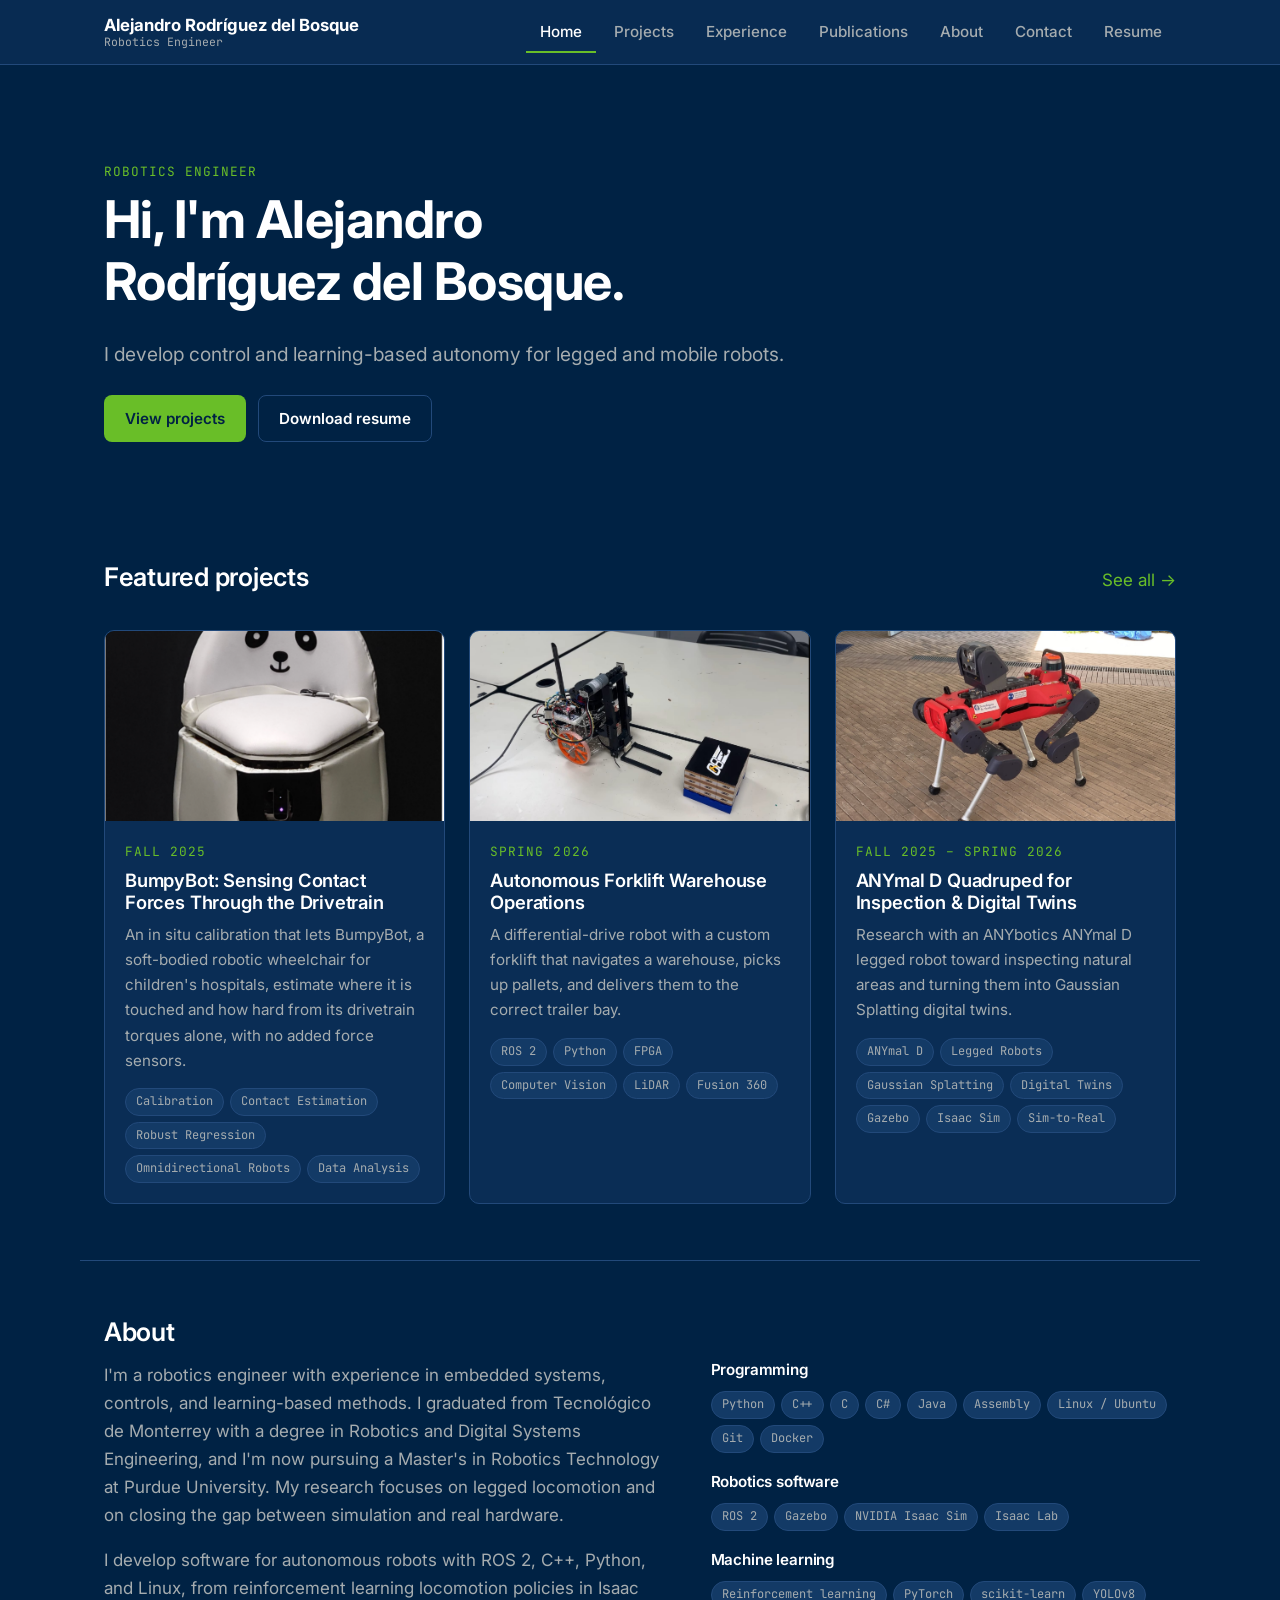
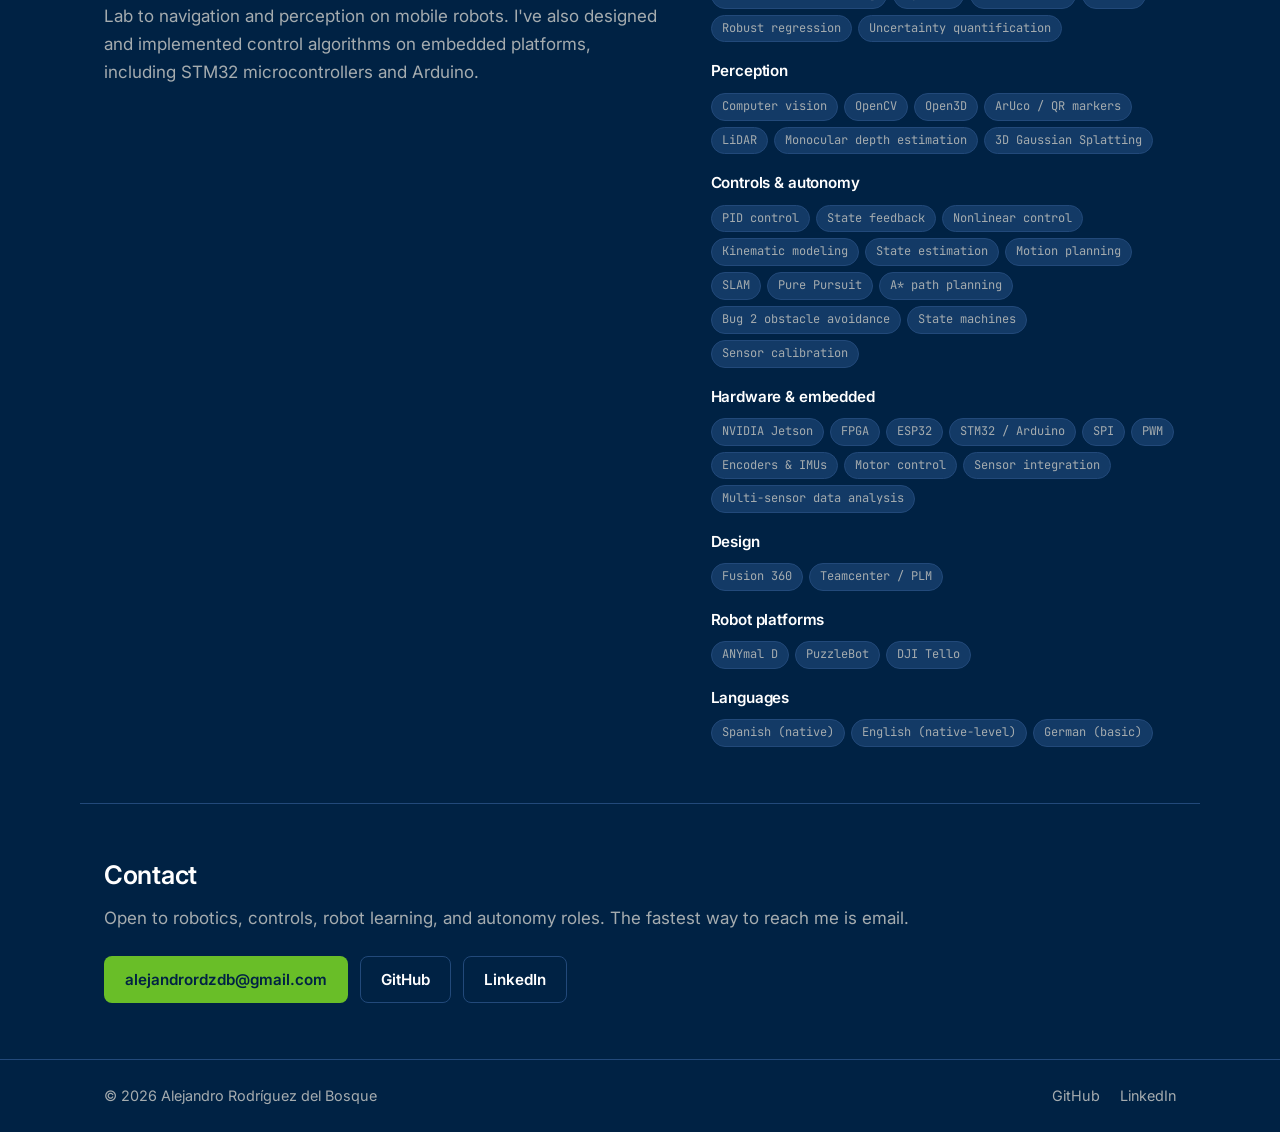
<file: index.html>
<!DOCTYPE html>
<html lang="en">
<head>
  <meta charset="UTF-8">
  <meta name="viewport" content="width=device-width, initial-scale=1.0">
  <title>Portfolio | Robotics Engineer</title>
  <meta name="description" content="Robotics engineering portfolio.">
  <link rel="preconnect" href="https://fonts.googleapis.com">
  <link rel="preconnect" href="https://fonts.gstatic.com" crossorigin>
  <link href="https://fonts.googleapis.com/css2?family=Inter:wght@400;500;600;700&family=JetBrains+Mono:wght@400;500&display=swap" rel="stylesheet">
  <link rel="stylesheet" href="css/styles.css">
</head>
<body>
  <!-- Ribbon bar: filled in by Navbar() in js/components.js -->
  <header id="navbar" class="site-header"></header>

  <main>
    <!-- Hero: filled in by js/pages/home.js -->
    <section id="hero" class="hero container"></section>

    <section class="section container">
      <div class="section-head">
        <h2>Featured projects</h2>
        <a href="projects.html">See all →</a>
      </div>
      <div id="featured-projects"></div>
    </section>

    <section id="about" class="section container">
      <h2>About</h2>
      <div class="about">
        <div id="about-text"></div>
        <div id="skills" class="skills"></div>
      </div>
    </section>

    <section id="contact" class="section container">
      <h2>Contact</h2>
      <p class="muted">Open to robotics, controls, robot learning, and autonomy roles. The fastest way to reach me is email.</p>
      <div id="contact-links" class="actions"></div>
    </section>
  </main>

  <footer id="footer" class="site-footer"></footer>

  <!-- Order matters: data first, then components, then the page script. -->
  <script src="js/data/site.js"></script>
  <script src="js/data/projects.js"></script>
  <script src="js/components.js"></script>
  <script src="js/pages/home.js"></script>
</body>
</html>
</file>
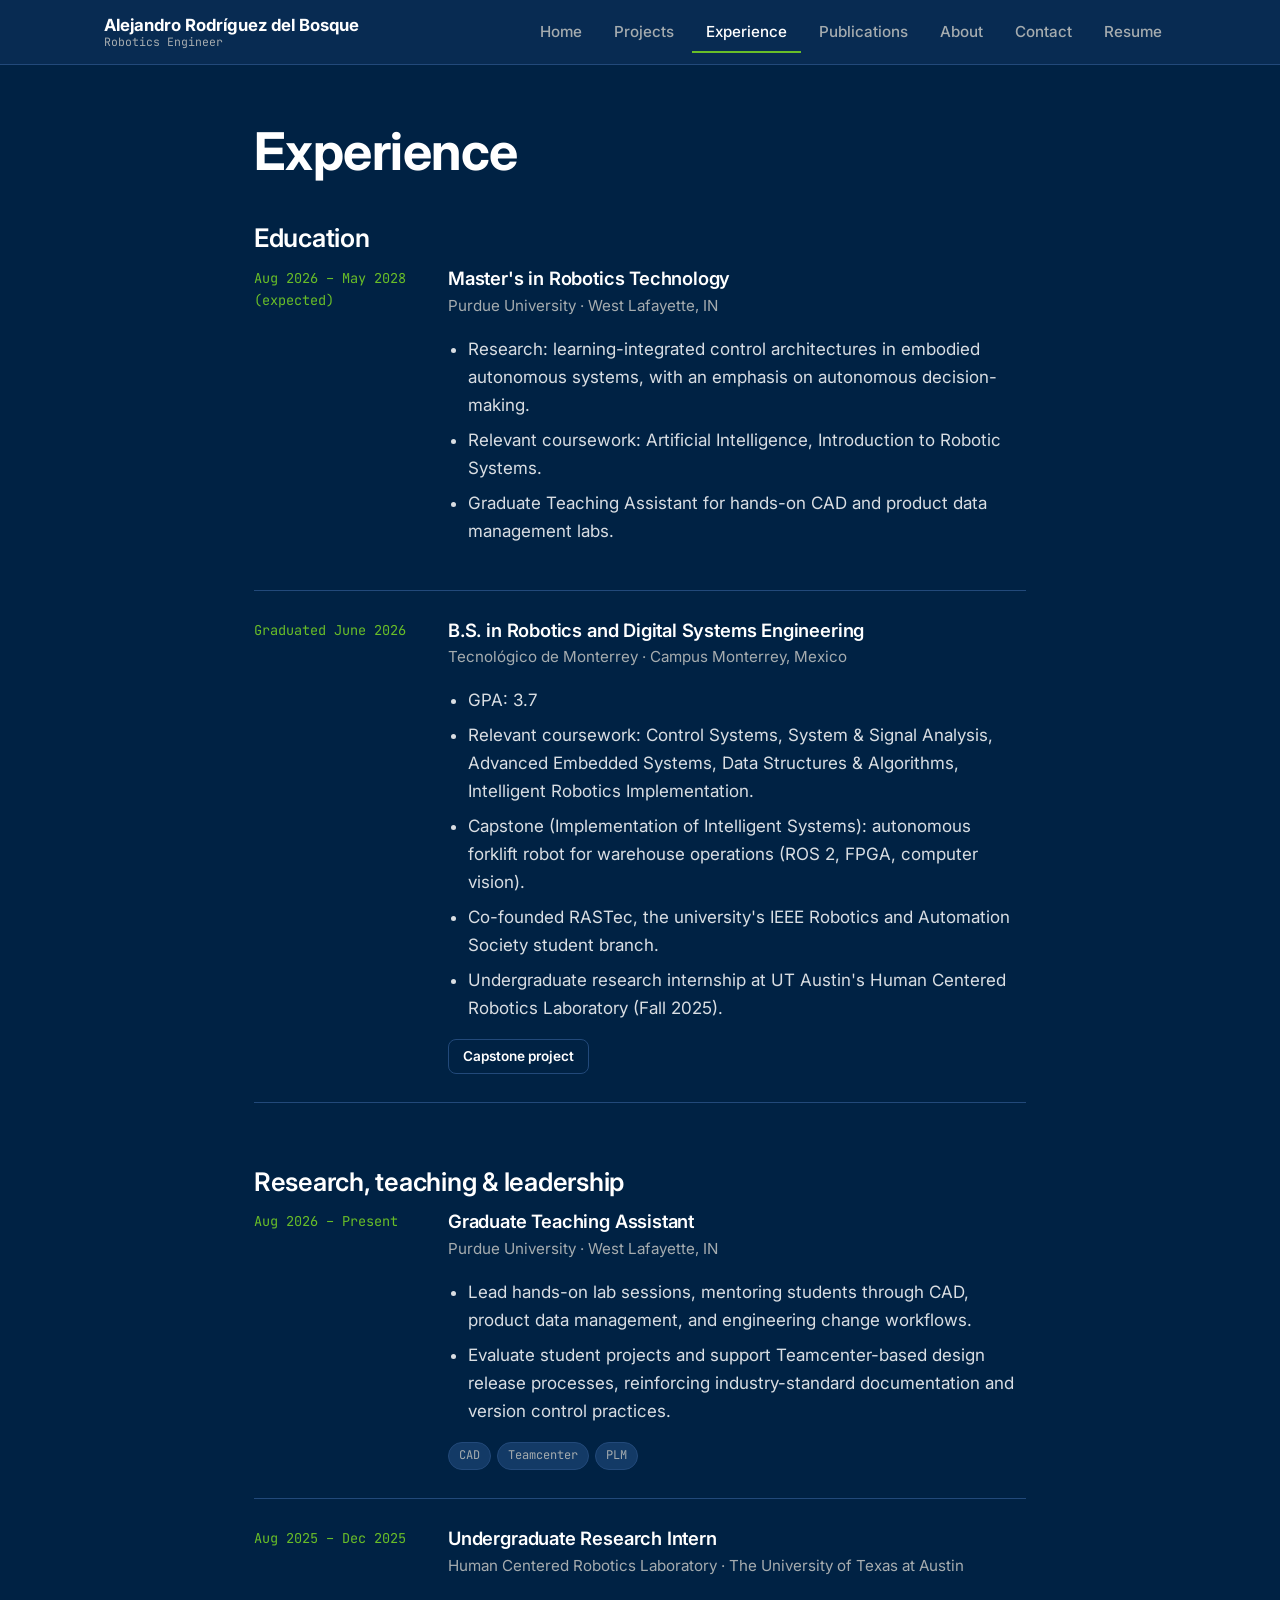
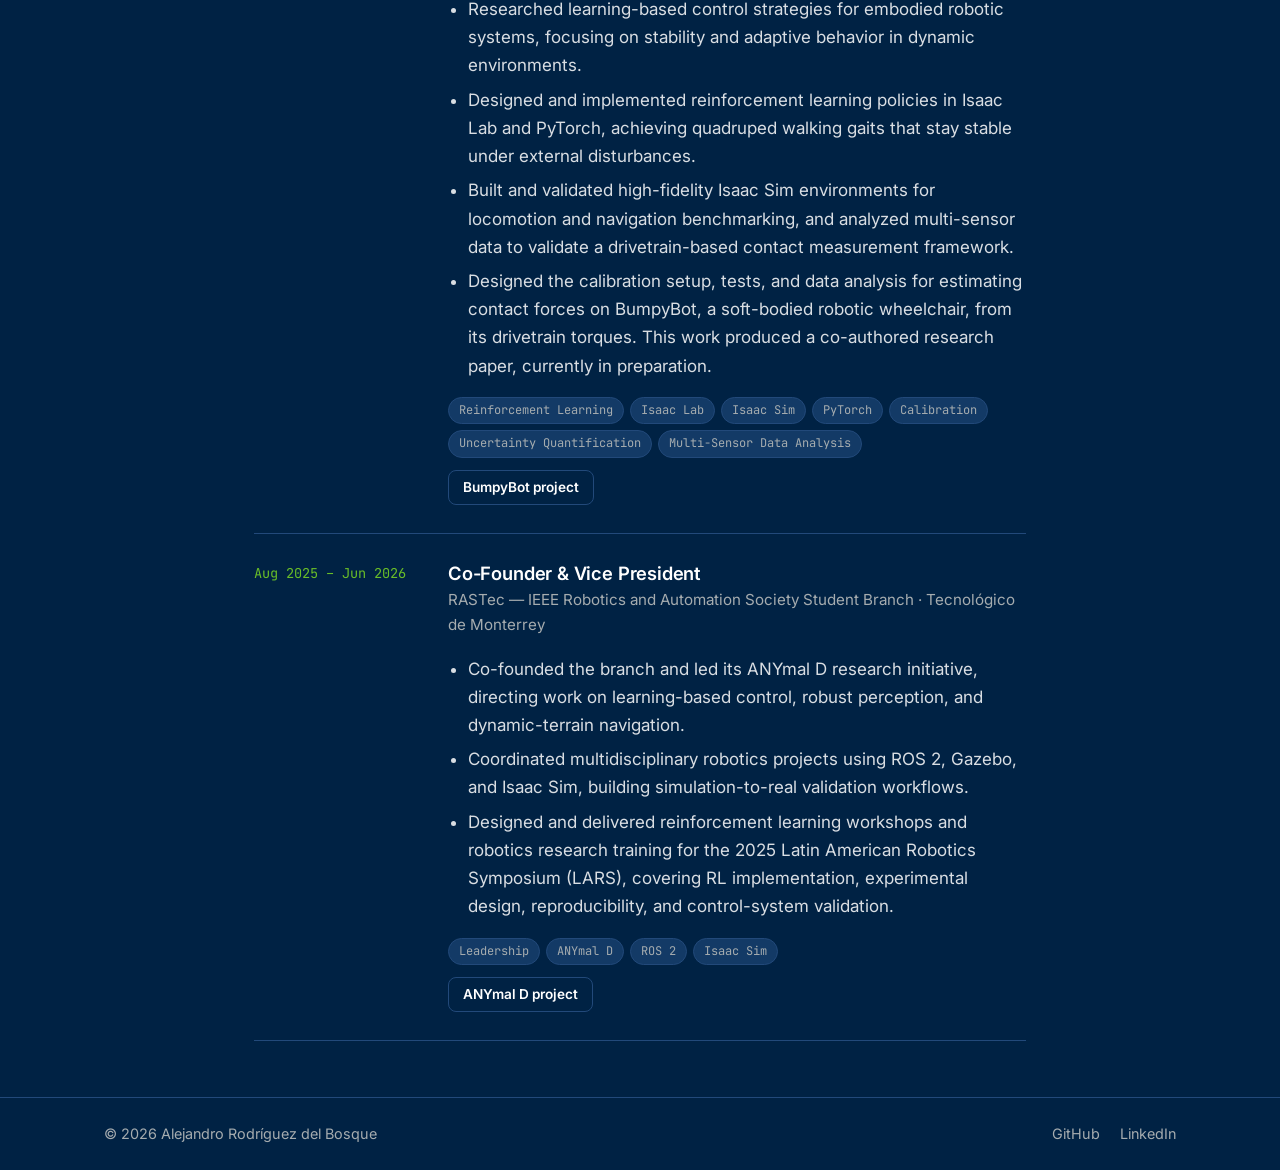
<file: experience.html>
<!DOCTYPE html>
<html lang="en">
<head>
  <meta charset="UTF-8">
  <meta name="viewport" content="width=device-width, initial-scale=1.0">
  <title>Experience | Portfolio</title>
  <link rel="preconnect" href="https://fonts.googleapis.com">
  <link rel="preconnect" href="https://fonts.gstatic.com" crossorigin>
  <link href="https://fonts.googleapis.com/css2?family=Inter:wght@400;500;600;700&family=JetBrains+Mono:wght@400;500&display=swap" rel="stylesheet">
  <link rel="stylesheet" href="css/styles.css">
</head>
<body>
  <header id="navbar" class="site-header"></header>

  <main class="section container narrow">
    <h1>Experience</h1>

    <section class="page-section">
      <h2>Education</h2>
      <!-- Edit the entries in js/data/education.js -->
      <div id="education-list"></div>
    </section>

    <section class="page-section">
      <h2>Research, teaching &amp; leadership</h2>
      <!-- Edit the entries in js/data/experience.js -->
      <div id="experience-list"></div>
    </section>
  </main>

  <footer id="footer" class="site-footer"></footer>

  <script src="js/data/site.js"></script>
  <script src="js/data/education.js"></script>
  <script src="js/data/experience.js"></script>
  <script src="js/components.js"></script>
  <script src="js/pages/experience.js"></script>
</body>
</html>
</file>
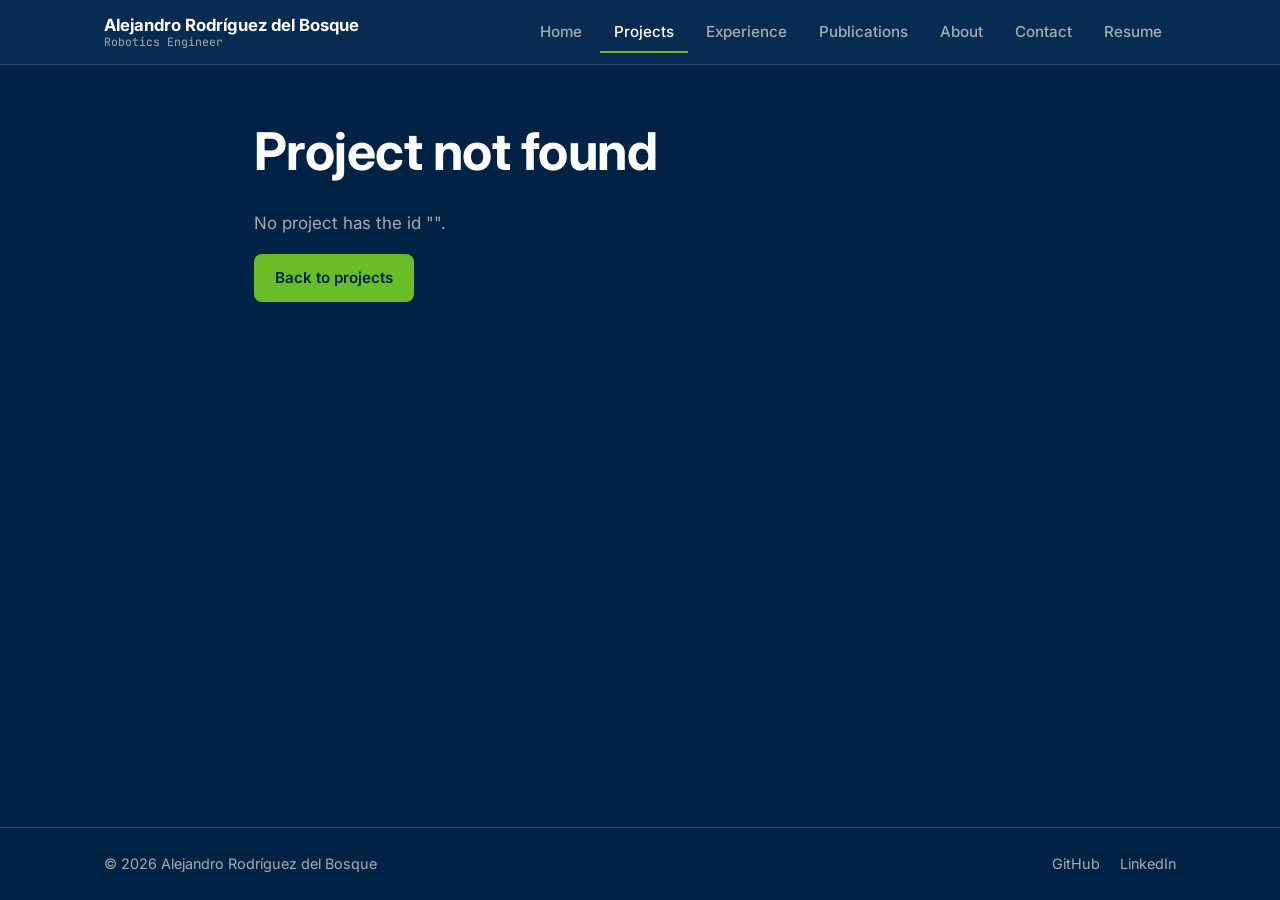
<file: project.html>
<!DOCTYPE html>
<html lang="en">
<head>
  <meta charset="UTF-8">
  <meta name="viewport" content="width=device-width, initial-scale=1.0">
  <title>Project | Portfolio</title>
  <link rel="preconnect" href="https://fonts.googleapis.com">
  <link rel="preconnect" href="https://fonts.gstatic.com" crossorigin>
  <link href="https://fonts.googleapis.com/css2?family=Inter:wght@400;500;600;700&family=JetBrains+Mono:wght@400;500&display=swap" rel="stylesheet">
  <link rel="stylesheet" href="css/styles.css">
</head>
<body>
  <header id="navbar" class="site-header"></header>

  <!-- This single file is the template for EVERY project page.
       The content comes from js/data/projects.js, chosen by ?id= in the URL. -->
  <main id="project" class="section container narrow"></main>

  <footer id="footer" class="site-footer"></footer>

  <script src="js/data/site.js"></script>
  <script src="js/data/projects.js"></script>
  <script src="js/components.js"></script>
  <script src="js/pages/project-page.js"></script>
</body>
</html>
</file>
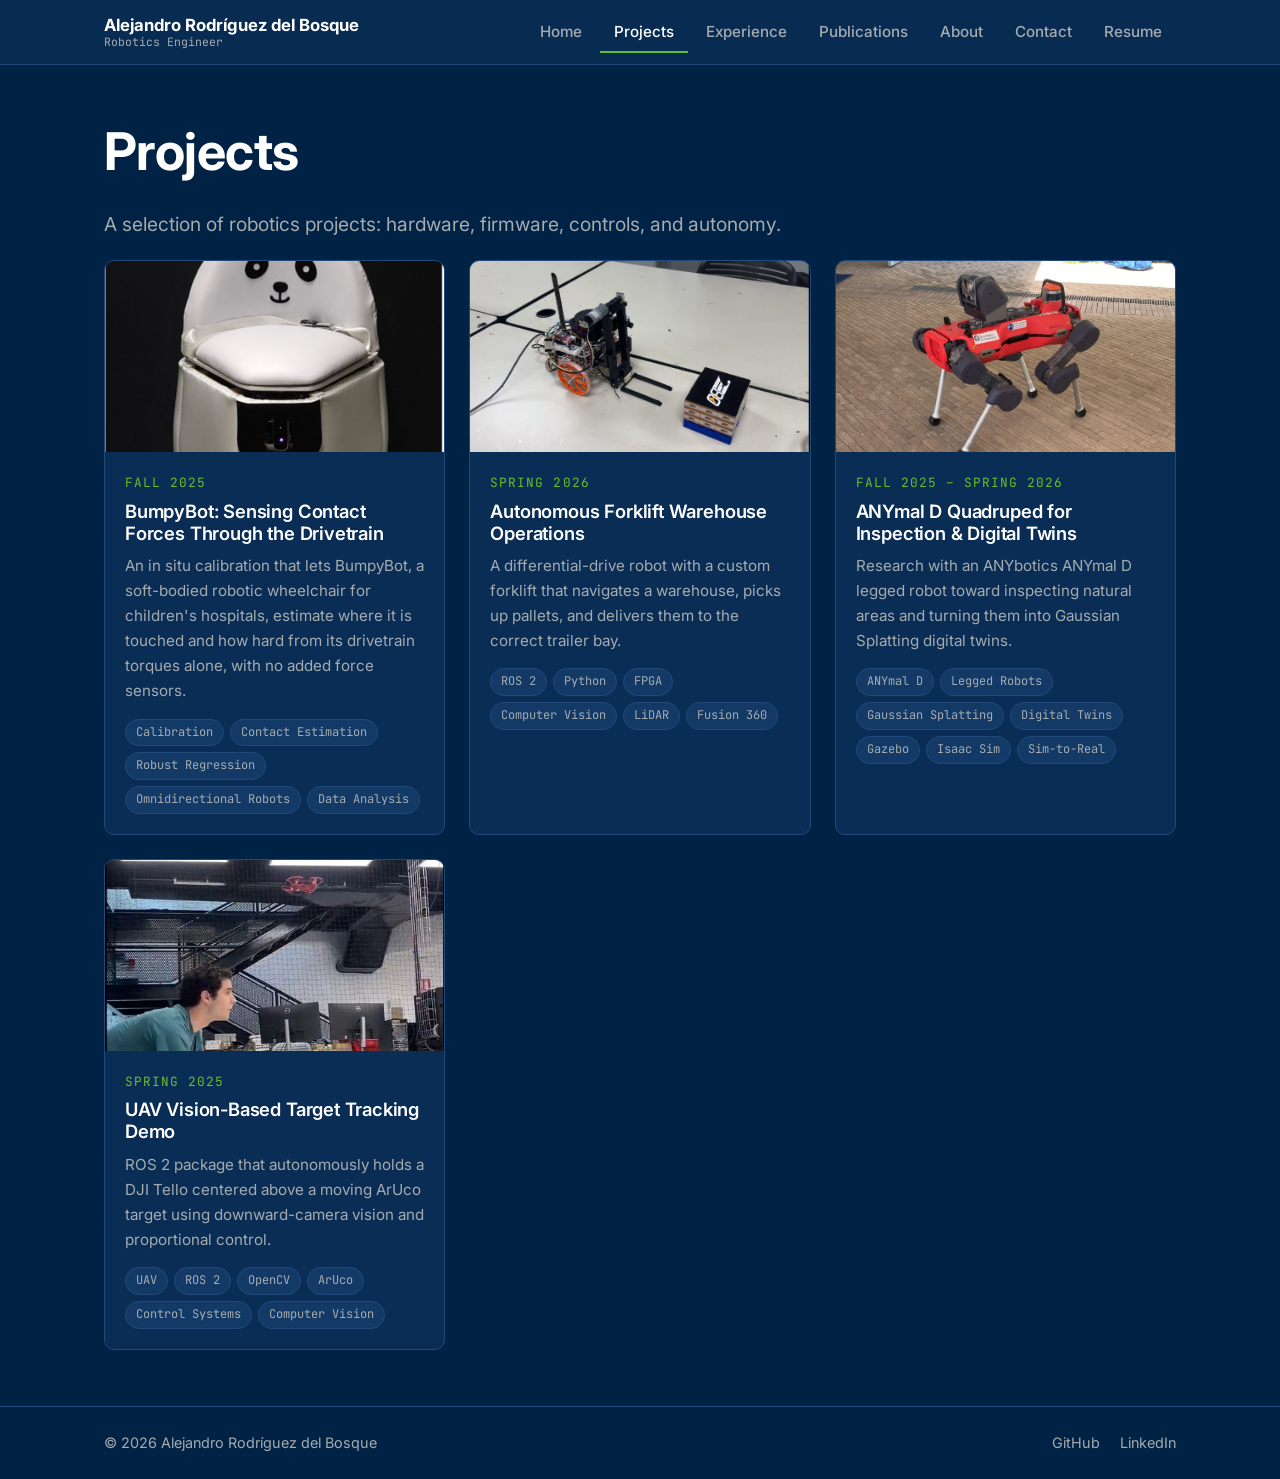
<file: projects.html>
<!DOCTYPE html>
<html lang="en">
<head>
  <meta charset="UTF-8">
  <meta name="viewport" content="width=device-width, initial-scale=1.0">
  <title>Projects | Portfolio</title>
  <link rel="preconnect" href="https://fonts.googleapis.com">
  <link rel="preconnect" href="https://fonts.gstatic.com" crossorigin>
  <link href="https://fonts.googleapis.com/css2?family=Inter:wght@400;500;600;700&family=JetBrains+Mono:wght@400;500&display=swap" rel="stylesheet">
  <link rel="stylesheet" href="css/styles.css">
</head>
<body>
  <header id="navbar" class="site-header"></header>

  <main class="section container">
    <h1>Projects</h1>
    <p class="lead">A selection of robotics projects: hardware, firmware, controls, and autonomy.</p>
    <div id="all-projects"></div>
  </main>

  <footer id="footer" class="site-footer"></footer>

  <script src="js/data/site.js"></script>
  <script src="js/data/projects.js"></script>
  <script src="js/components.js"></script>
  <script src="js/pages/project-list.js"></script>
</body>
</html>
</file>
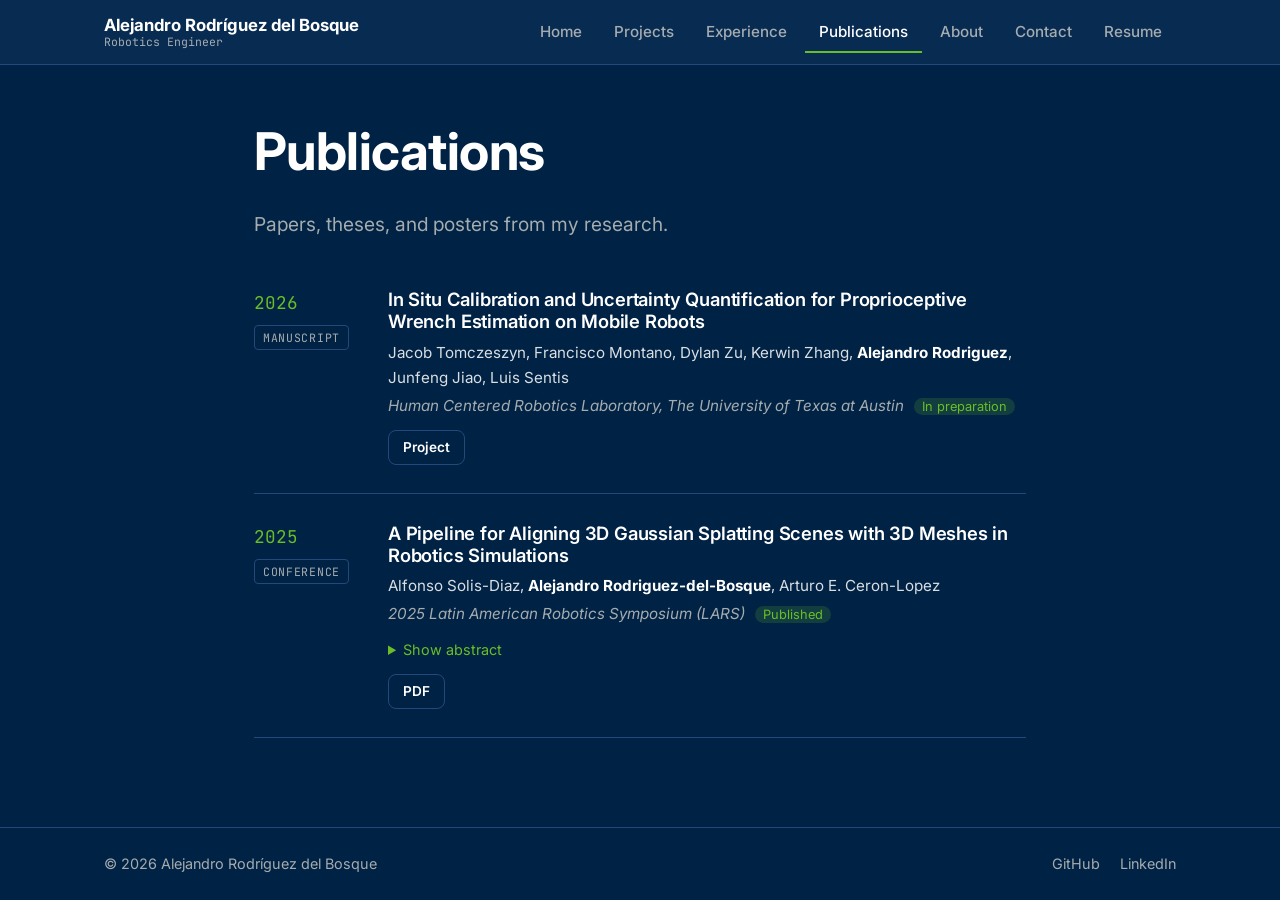
<file: publications.html>
<!DOCTYPE html>
<html lang="en">
<head>
  <meta charset="UTF-8">
  <meta name="viewport" content="width=device-width, initial-scale=1.0">
  <title>Publications | Portfolio</title>
  <link rel="preconnect" href="https://fonts.googleapis.com">
  <link rel="preconnect" href="https://fonts.gstatic.com" crossorigin>
  <link href="https://fonts.googleapis.com/css2?family=Inter:wght@400;500;600;700&family=JetBrains+Mono:wght@400;500&display=swap" rel="stylesheet">
  <link rel="stylesheet" href="css/styles.css">
</head>
<body>
  <header id="navbar" class="site-header"></header>

  <main class="section container narrow">
    <h1>Publications</h1>
    <!-- Edit the entries in js/data/publications.js -->
    <p class="lead">Papers, theses, and posters from my research.</p>
    <div id="all-publications"></div>
  </main>

  <footer id="footer" class="site-footer"></footer>

  <script src="js/data/site.js"></script>
  <script src="js/data/publications.js"></script>
  <script src="js/components.js"></script>
  <script src="js/pages/publications.js"></script>
</body>
</html>
</file>
<file: css/styles.css>
/* =====================================================================
   THEME  —  change these values to restyle the whole site.
   ===================================================================== */
:root {
  /* Seahawks palette: College Navy, Action Green, Wolf Grey */
  --bg:        #002244;   /* page background (College Navy) */
  --surface:   #0a2d55;   /* cards, ribbon bar */
  --surface-2: #133a66;   /* hover states, code blocks */
  --border:    #22497a;
  --text:      #ffffff;   /* headings and main text */
  --text-soft: #d9dee3;   /* body paragraphs on project pages */
  --muted:     #a5acaf;   /* secondary text (Wolf Grey) */
  --accent:    #69be28;   /* highlight color: buttons, active link, labels (Action Green) */
  --accent-ink:#002244;   /* text that sits on top of the accent color */

  --font:      "Inter", system-ui, -apple-system, "Segoe UI", sans-serif;
  --font-mono: "JetBrains Mono", ui-monospace, Consolas, monospace;

  --max-width: 1120px;    /* widest the content gets */
  --radius:    10px;      /* corner roundness */
  --nav-height: 64px;
}

/* =====================================================================
   BASE
   ===================================================================== */
*, *::before, *::after { box-sizing: border-box; }

html { scroll-behavior: smooth; scroll-padding-top: calc(var(--nav-height) + 16px); }

body {
  margin: 0;
  background: var(--bg);
  color: var(--text);
  font-family: var(--font);
  font-size: 17px;
  line-height: 1.65;
  -webkit-font-smoothing: antialiased;
  display: flex;
  flex-direction: column;
  min-height: 100vh;
}

main { flex: 1; }

h1, h2, h3 { line-height: 1.2; margin: 0 0 0.5em; letter-spacing: -0.01em; }
h1 { font-size: clamp(2rem, 5vw, 3.25rem); font-weight: 700; }
h2 { font-size: 1.6rem; font-weight: 600; }
h3 { font-size: 1.15rem; font-weight: 600; }
p  { margin: 0 0 1em; }

a { color: var(--accent); text-decoration: none; }
a:hover { text-decoration: underline; }

img { max-width: 100%; display: block; }

.container {
  width: 100%;
  max-width: var(--max-width);
  margin: 0 auto;
  padding: 0 24px;
}
.narrow { max-width: 820px; }

.muted { color: var(--muted); }
.lead  { font-size: 1.2rem; color: var(--muted); max-width: 60ch; }

/* Small uppercase label above headings */
.eyebrow {
  font-family: var(--font-mono);
  font-size: 0.8rem;
  text-transform: uppercase;
  letter-spacing: 0.08em;
  color: var(--accent);
  margin-bottom: 0.5em;
}

/* =====================================================================
   RIBBON BAR (top navigation)
   ===================================================================== */
.site-header {
  position: sticky;
  top: 0;
  z-index: 100;
  background: color-mix(in srgb, var(--surface) 85%, transparent);
  backdrop-filter: blur(10px);
  border-bottom: 1px solid var(--border);
}

.navbar {
  height: var(--nav-height);
  display: flex;
  align-items: center;
  justify-content: space-between;
  gap: 24px;
}

.brand { display: flex; flex-direction: column; line-height: 1.2; color: var(--text); }
.brand:hover { text-decoration: none; }
.brand-name  { font-weight: 700; font-size: 1.05rem; }
.brand-title { font-family: var(--font-mono); font-size: 0.72rem; color: var(--muted); }

.nav-links {
  display: flex;
  gap: 4px;
  list-style: none;
  margin: 0;
  padding: 0;
}
.nav-links a {
  display: block;
  padding: 8px 14px;
  border-radius: 6px;
  color: var(--muted);
  font-weight: 500;
  font-size: 0.95rem;
}
.nav-links a:hover  { color: var(--text); background: var(--surface-2); text-decoration: none; }
.nav-links a.active { color: var(--text); box-shadow: inset 0 -2px 0 var(--accent); border-radius: 0; }

/* Hamburger button: hidden on wide screens */
.nav-toggle {
  display: none;
  background: none;
  border: 0;
  padding: 8px;
  cursor: pointer;
}
.nav-toggle span {
  display: block;
  width: 22px;
  height: 2px;
  margin: 5px 0;
  background: var(--text);
}

/* On small screens the links collapse into a drop-down menu */
@media (max-width: 880px) {
  .nav-toggle { display: block; }
  .nav-links {
    display: none;
    position: absolute;
    top: var(--nav-height);
    left: 0;
    right: 0;
    flex-direction: column;
    padding: 8px 16px 16px;
    background: var(--surface);
    border-bottom: 1px solid var(--border);
  }
  .nav-links.open { display: flex; }
}

/* =====================================================================
   SECTIONS & HERO
   ===================================================================== */
.hero { padding: 96px 24px 64px; }
.hero h1 { max-width: 18ch; }

.section { padding: 56px 24px; }
.section + .section { border-top: 1px solid var(--border); }

.section-head {
  display: flex;
  justify-content: space-between;
  align-items: baseline;
  margin-bottom: 24px;
}

.actions { display: flex; flex-wrap: wrap; gap: 12px; margin-top: 24px; }

/* =====================================================================
   BUTTONS & TAGS
   ===================================================================== */
.btn {
  display: inline-block;
  padding: 10px 20px;
  border-radius: 8px;
  font-weight: 600;
  font-size: 0.95rem;
  border: 1px solid transparent;
  transition: transform 0.15s, background 0.15s;
}
.btn:hover { text-decoration: none; transform: translateY(-1px); }
.btn-primary   { background: var(--accent); color: var(--accent-ink); }
.btn-secondary { border-color: var(--border); color: var(--text); }
.btn-secondary:hover { background: var(--surface-2); }

.tags { display: flex; flex-wrap: wrap; gap: 6px; list-style: none; padding: 0; margin: 12px 0 0; }
.tags li {
  font-family: var(--font-mono);
  font-size: 0.75rem;
  padding: 3px 10px;
  border-radius: 999px;
  background: var(--surface-2);
  border: 1px solid var(--border);
  color: var(--muted);
}

/* =====================================================================
   PROJECT CARDS & GRID
   ===================================================================== */
.grid {
  display: grid;
  grid-template-columns: repeat(auto-fill, minmax(min(300px, 100%), 1fr));
  gap: 24px;
}

.card {
  display: flex;
  flex-direction: column;
  background: var(--surface);
  border: 1px solid var(--border);
  border-radius: var(--radius);
  overflow: hidden;
  color: var(--text);
  transition: transform 0.2s, border-color 0.2s;
}
.card:hover { transform: translateY(-4px); border-color: var(--accent); text-decoration: none; }
.card .media { border-radius: 0; }
.card-body { padding: 20px; }
.card-body p:not(.eyebrow) { color: var(--muted); font-size: 0.95rem; }

/* Images and the "Add image" placeholder share the same shape */
.media {
  width: 100%;
  aspect-ratio: 16 / 9;
  object-fit: cover;
  border-radius: var(--radius);
}
/* imageFit: "contain" — show the whole image (e.g. tall photos) instead of cropping */
.media.contain {
  display: block;
  width: auto;
  max-width: 100%;
  max-height: 75vh;
  aspect-ratio: auto;
  margin: 0 auto;
}
.placeholder {
  display: grid;
  place-items: center;
  background: repeating-linear-gradient(45deg, var(--surface-2) 0 12px, var(--surface) 12px 24px);
  color: var(--muted);
  font-family: var(--font-mono);
  font-size: 0.8rem;
}

/* =====================================================================
   ABOUT & SKILLS
   ===================================================================== */
.about { display: grid; grid-template-columns: 1.2fr 1fr; gap: 48px; }
.about #about-text { color: var(--muted); }
.skills { display: grid; gap: 20px; }
.skill-group h3 { font-size: 0.95rem; margin-bottom: 0; }

@media (max-width: 800px) {
  .about { grid-template-columns: 1fr; gap: 24px; }
}

/* =====================================================================
   PROJECT PAGE
   ===================================================================== */
.back-link { display: inline-block; margin-bottom: 32px; color: var(--muted); font-size: 0.9rem; }
.project-header { margin-bottom: 40px; }

.block { margin: 48px 0; }
.block p, .bullets { color: var(--text-soft); }
.bullets { padding-left: 1.2em; }
.bullets li { margin-bottom: 0.4em; }

figure { margin: 0; }
figcaption { margin-top: 10px; font-size: 0.85rem; color: var(--muted); text-align: center; }

.gallery { display: grid; grid-template-columns: repeat(auto-fill, minmax(min(220px, 100%), 1fr)); gap: 16px; }

/* Horizontal scroll strip; the next item peeks in to hint that it scrolls */
.carousel {
  display: flex;
  gap: 16px;
  overflow-x: auto;
  scroll-snap-type: x mandatory;
  padding-bottom: 12px;
  scrollbar-color: var(--border) transparent;
}
.carousel figure { flex: 0 0 min(80%, 640px); scroll-snap-align: start; }
.carousel .media { object-fit: contain; background: var(--surface); }

.video { position: relative; aspect-ratio: 16 / 9; }
.video iframe { position: absolute; inset: 0; width: 100%; height: 100%; border: 0; border-radius: var(--radius); }

.specs { width: 100%; border-collapse: collapse; font-size: 0.95rem; }
.specs th, .specs td { text-align: left; padding: 10px 12px; border-bottom: 1px solid var(--border); vertical-align: top; }
.specs th { width: 30%; color: var(--muted); font-weight: 500; }

.code {
  background: var(--surface-2);
  border: 1px solid var(--border);
  border-radius: var(--radius);
  padding: 16px 20px;
  overflow-x: auto;
  font-family: var(--font-mono);
  font-size: 0.85rem;
  line-height: 1.6;
}

.pager {
  display: flex;
  justify-content: space-between;
  gap: 16px;
  margin-top: 64px;
  padding-top: 24px;
  border-top: 1px solid var(--border);
}

/* =====================================================================
   EXPERIENCE PAGE
   ===================================================================== */
.experience {
  display: grid;
  grid-template-columns: 170px 1fr;
  gap: 24px;
  padding: 28px 0;
  border-bottom: 1px solid var(--border);
}
.experience:first-child { padding-top: 0; }
.page-section { margin-top: 40px; }
.page-section + .page-section { margin-top: 64px; }
.exp-dates { font-family: var(--font-mono); font-size: 0.85rem; color: var(--accent); }
.exp-body h3 { margin-bottom: 0.2em; }
.exp-org { color: var(--muted); font-size: 0.95rem; margin-bottom: 0.8em; }
.exp-body .bullets { color: var(--text-soft); margin-bottom: 1em; }

@media (max-width: 600px) {
  .experience { grid-template-columns: 1fr; gap: 8px; }
}

/* =====================================================================
   PUBLICATIONS PAGE
   ===================================================================== */
.publication {
  display: grid;
  grid-template-columns: 110px 1fr;
  gap: 24px;
  padding: 28px 0;
  border-bottom: 1px solid var(--border);
}
.pub-meta { display: flex; flex-direction: column; gap: 8px; align-items: flex-start; }
.pub-year { font-family: var(--font-mono); font-size: 1.1rem; color: var(--accent); }
.pub-type {
  font-family: var(--font-mono);
  font-size: 0.72rem;
  text-transform: uppercase;
  letter-spacing: 0.06em;
  padding: 2px 8px;
  border: 1px solid var(--border);
  border-radius: 4px;
  color: var(--muted);
}
.pub-body h3 { margin-bottom: 0.4em; }
.pub-authors { color: var(--text-soft); margin-bottom: 0.2em; font-size: 0.95rem; }
.pub-authors strong { color: var(--text); }
.pub-venue { color: var(--muted); font-style: italic; font-size: 0.95rem; margin-bottom: 0.8em; }
.pub-status {
  font-style: normal;
  font-size: 0.8rem;
  padding: 1px 8px;
  margin-left: 6px;
  border-radius: 999px;
  background: color-mix(in srgb, var(--accent) 18%, transparent);
  color: var(--accent);
}
.pub-links { display: flex; flex-wrap: wrap; gap: 8px; margin-top: 12px; }
.btn-small { padding: 5px 14px; font-size: 0.85rem; }

.abstract summary { cursor: pointer; color: var(--accent); font-size: 0.9rem; }
.abstract p { color: var(--text-soft); font-size: 0.95rem; margin-top: 0.8em; }

@media (max-width: 600px) {
  .publication { grid-template-columns: 1fr; gap: 8px; }
  .pub-meta { flex-direction: row; align-items: center; }
}

/* =====================================================================
   FOOTER
   ===================================================================== */
.site-footer { border-top: 1px solid var(--border); padding: 24px 0; color: var(--muted); font-size: 0.9rem; }
.footer-inner { display: flex; justify-content: space-between; flex-wrap: wrap; gap: 12px; }
.footer-links { display: flex; gap: 20px; }
.footer-links a { color: var(--muted); }
.footer-links a:hover { color: var(--text); }
</file>
